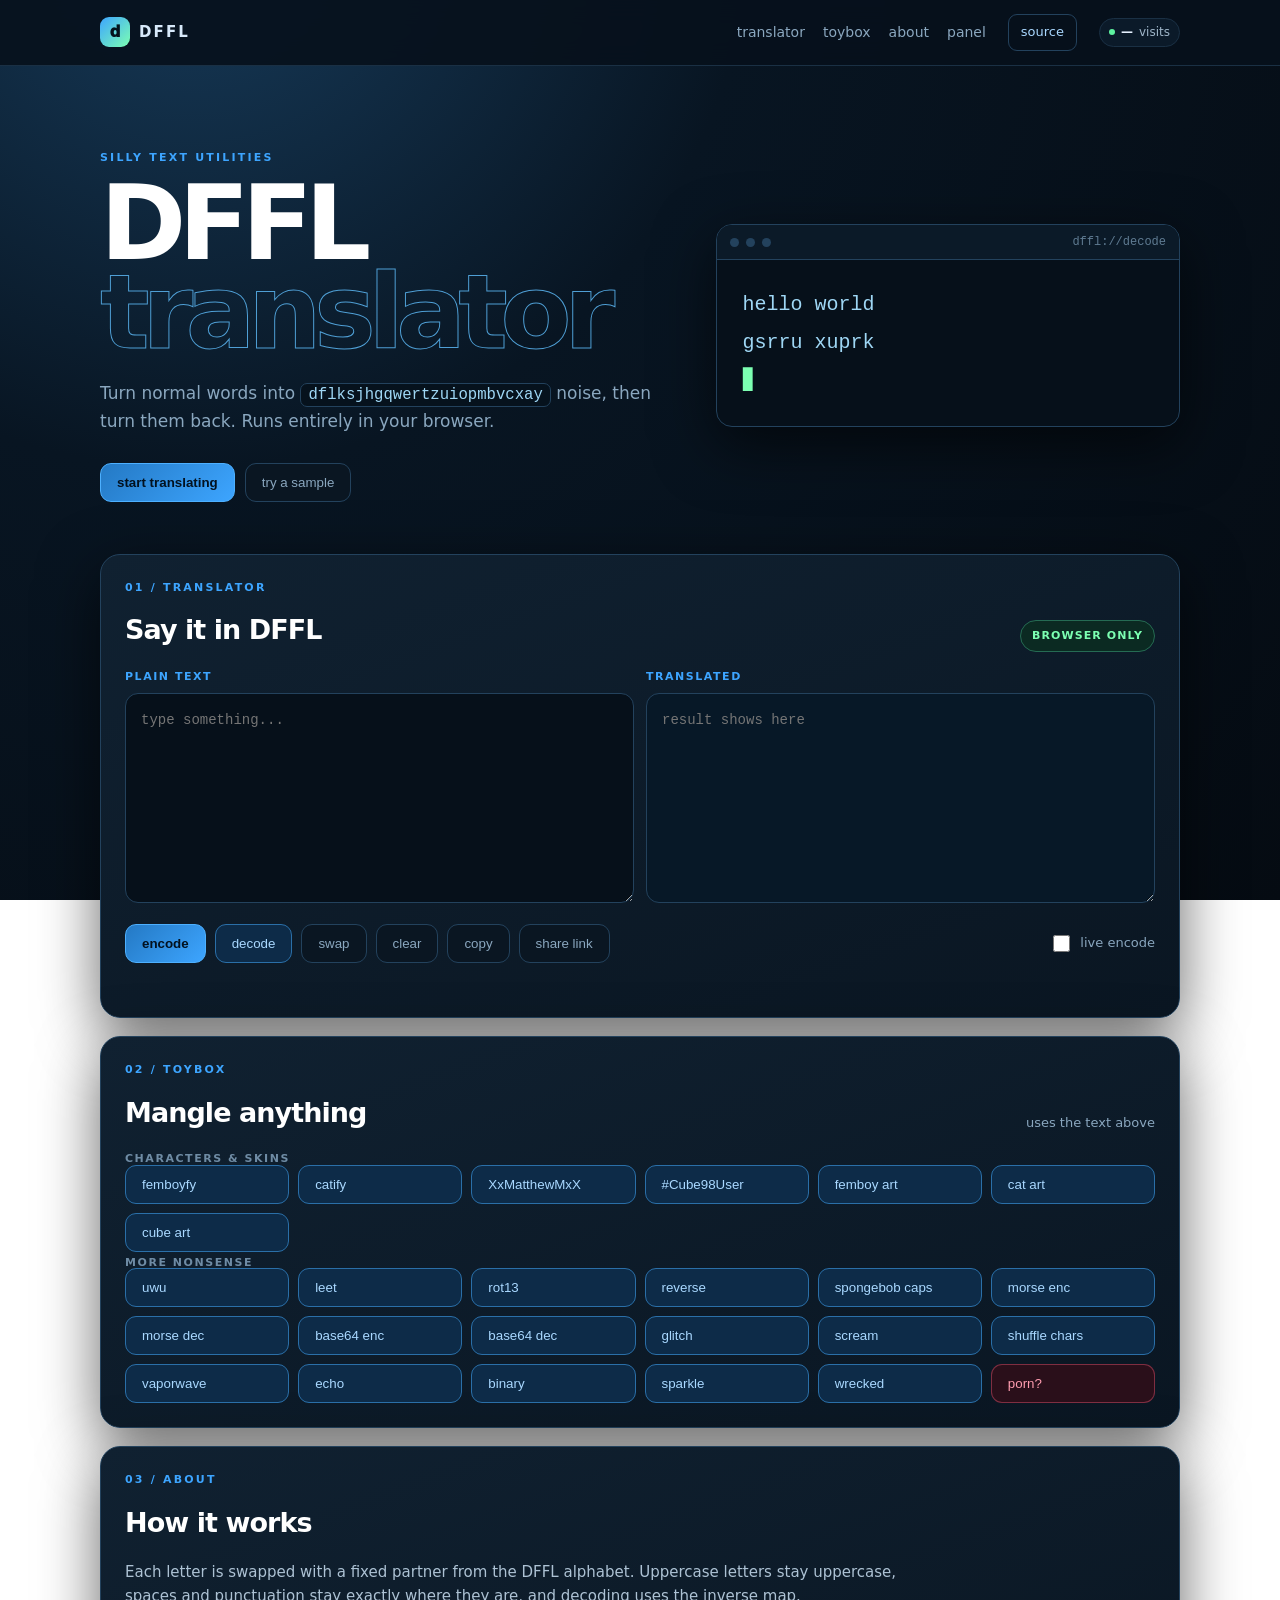
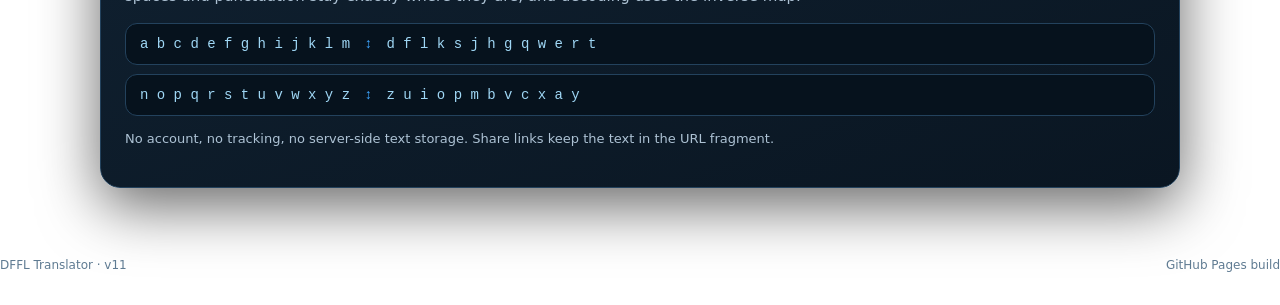
<file: index.html>
<!doctype html>
<html lang="en">
<head>
<meta charset="utf-8">
<meta name="viewport" content="width=device-width,initial-scale=1">
<meta name="theme-color" content="#07111c">
<meta name="apple-mobile-web-app-capable" content="yes">
<meta name="apple-mobile-web-app-status-bar-style" content="black-translucent">
<link rel="manifest" href="manifest.webmanifest">
<meta name="description" content="Encode and decode text in the dflksjhgqwertzuiopmbvcxay cipher. Free, browser-only, no login.">
<title>DFFL Translator</title>
<link rel="icon" href="favicon.svg?v=11" type="image/svg+xml">
<link rel="stylesheet" href="styles.css?v=11">
</head>
<body>
<header class="topbar">
<a class="brand" href="#top"><span class="mark">d</span><span>DFFL</span></a>
<nav>
<a href="#translator">translator</a>
<a href="#toybox">toybox</a>
<a href="#about">about</a>
<a href="panel/">panel</a>
</nav>
<a class="source" href="https://github.com/olda9991/dffl" rel="noreferrer">source</a>
<div class="visits" id="visits" title="visits update live">
<span class="pulse"></span><b id="visitsValue">…</b><span>visits</span>
</div>
</header>

<main id="top">
<section class="hero">
<div class="hero-copy">
<span class="kicker">silly text utilities</span>
<h1>DFFL<br><span>translator</span></h1>
<p class="lede">Turn normal words into <code>dflksjhgqwertzuiopmbvcxay</code> noise, then turn them back. Runs entirely in your browser.</p>
<div class="hero-actions">
<button class="primary" onclick="document.getElementById('source').focus()">start translating</button>
<button class="ghost" onclick="loadSample()">try a sample</button>
<button class="ghost" id="installBtn" hidden>install app</button>
</div>
</div>
<div class="hero-card" aria-hidden="true">
<div class="terminal-head"><i></i><i></i><i></i><span>dffl://decode</span></div>
<pre>hello world
gsrru xuprk
<span class="cursor">▋</span></pre>
</div>
</section>

<section class="card" id="translator">
<div class="section-head">
<div>
<span class="kicker">01 / translator</span>
<h2>Say it in DFFL</h2>
</div>
<span class="badge">browser only</span>
</div>
<div class="editor-grid">
<div class="field">
<label for="source">plain text</label>
<textarea id="source" spellcheck="false" placeholder="type something..."></textarea>
</div>
<div class="field">
<label for="output">translated</label>
<textarea id="output" readonly spellcheck="false" placeholder="result shows here"></textarea>
</div>
</div>
<div class="controls">
<button class="primary" onclick="dfflTranslate(true)">encode</button>
<button onclick="dfflTranslate(false)">decode</button>
<button class="ghost" onclick="swap()">swap</button>
<button class="ghost" onclick="clearAll()">clear</button>
<button class="ghost" onclick="copyResult()">copy</button>
<button class="ghost" onclick="share()">share link</button>
<label class="toggle"><input id="live" type="checkbox" onchange="if(this.checked)dfflTranslate(true)"> live encode</label>
</div>
<div class="status" id="status" role="status"></div>
</section>

<section class="card" id="toybox">
<div class="section-head">
<div>
<span class="kicker">02 / toybox</span>
<h2>Mangle anything</h2>
</div>
<span class="muted">uses the text above</span>
</div>
<div class="toy-label">characters & skins</div>
<div class="toy-grid">
<button onclick="toy('femboy')">femboyfy</button>
<button onclick="toy('cat')">catify</button>
<button onclick="toy('matthew')" title="Steam name: XxMatthewMxX #Cube98User">XxMatthewMxX</button>
<button onclick="toy('cube')" title="Steam name: XxMatthewMxX #Cube98User">#Cube98User</button>
<button onclick="toy('femboyart')">femboy art</button>
<button onclick="toy('catart')">cat art</button>
<button onclick="toy('cubeart')">cube art</button>
</div>
<div class="toy-label">more nonsense</div>
<div class="toy-grid">
<button onclick="toy('uwu')">uwu</button>
<button onclick="toy('leet')">leet</button>
<button onclick="toy('rot13')">rot13</button>
<button onclick="toy('reverse')">reverse</button>
<button onclick="toy('caps')">spongebob caps</button>
<button onclick="toy('morse')">morse enc</button>
<button onclick="toy('unmorse')">morse dec</button>
<button onclick="toy('base64')">base64 enc</button>
<button onclick="toy('unbase64')">base64 dec</button>
<button onclick="toy('glitch')">glitch</button>
<button onclick="toy('scream')">scream</button>
<button onclick="toy('shuffle')">shuffle chars</button>
<button onclick="toy('vapor')">vaporwave</button>
<button onclick="toy('echo')">echo</button>
<button onclick="toy('binary')">binary</button>
<button onclick="toy('sparkle')">sparkle</button>
<button onclick="toy('wrecked')">wrecked</button>
<button class="danger" onclick="trap()">porn?</button>
</div>
</section>

<section class="card about" id="about">
<div class="section-head">
<div>
<span class="kicker">03 / about</span>
<h2>How it works</h2>
</div>
</div>
<p>Each letter is swapped with a fixed partner from the DFFL alphabet. Uppercase letters stay uppercase, spaces and punctuation stay exactly where they are, and decoding uses the inverse map.</p>
<div class="alphabet"><span>a b c d e f g h i j k l m</span><b>↕</b><span>d f l k s j h g q w e r t</span></div>
<div class="alphabet"><span>n o p q r s t u v w x y z</span><b>↕</b><span>z u i o p m b v c x a y</span></div>
<p class="muted">No account, no tracking, no server-side text storage. Share links keep the text in the URL fragment.</p>
</section>
</main>

<footer>
<span>DFFL Translator · v11</span>
<a href="https://github.com/olda9991/dffl" rel="noreferrer">GitHub Pages build</a>
</footer>
<div class="trap" id="trap" hidden>
<div class="trap-card">
<span class="kicker">uh oh</span>
<h2>well well well</h2>
<p id="trapMsg"></p>
<button class="danger" id="trapOk" onclick="finishTrap()">ok</button>
</div>
</div>
<script src="app.js?v=11"></script>
</body>
</html>
</file>
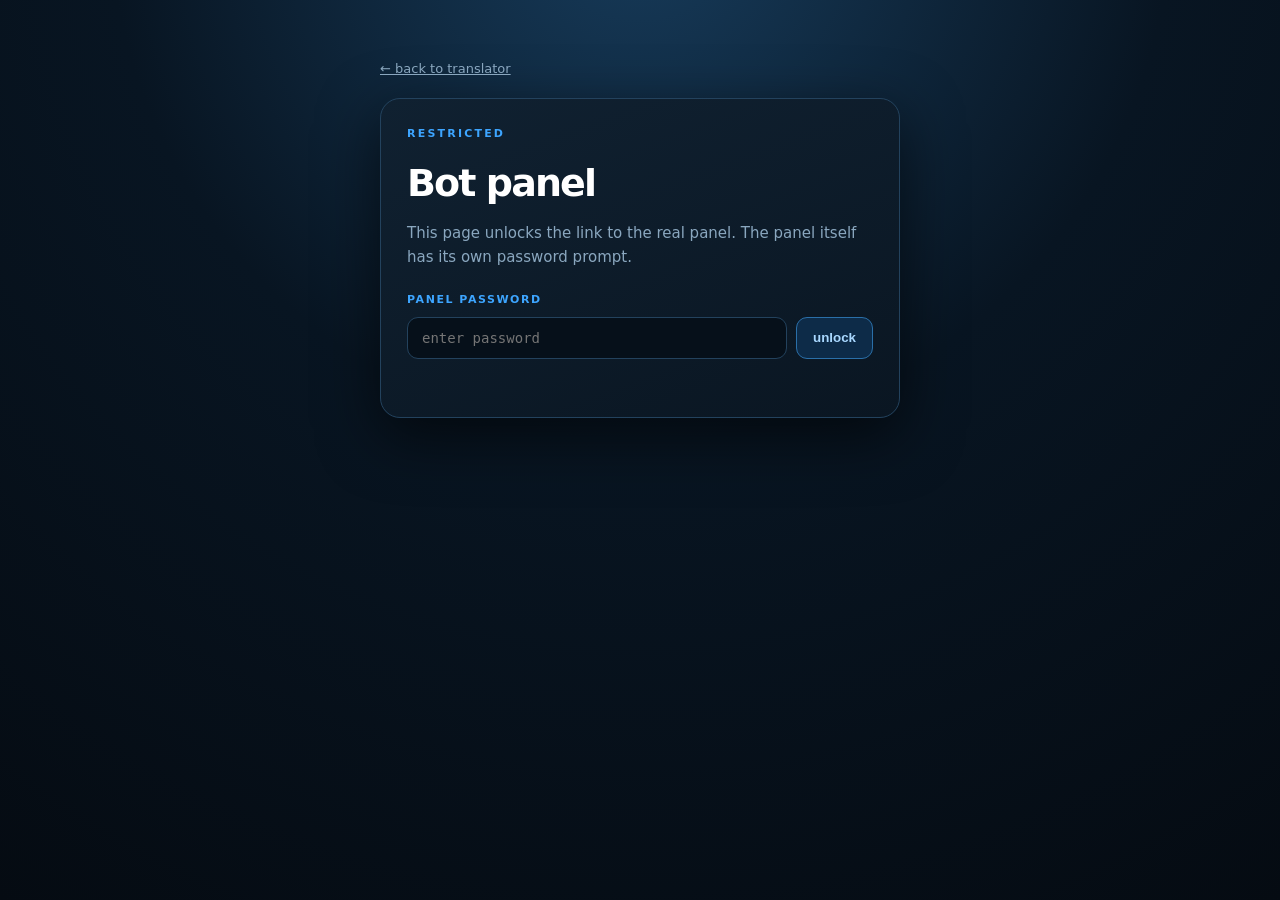
<file: panel/index.html>
<!doctype html>
<html lang="en">
<head>
<meta charset="utf-8">
<meta name="viewport" content="width=device-width,initial-scale=1">
<meta name="theme-color" content="#07111c">
<title>Bot Panel - DFFL</title>
<link rel="icon" href="../favicon.svg" type="image/svg+xml">
<link rel="stylesheet" href="panel.css">
</head>
<body>
<main class="shell">
<a class="back" href="../">← back to translator</a>
<section class="card">
<span class="kicker">restricted</span>
<h1>Bot panel</h1>
<p class="sub">This page unlocks the link to the real panel. The panel itself has its own password prompt.</p>
<div id="gate">
<label for="pass">panel password</label>
<div class="row">
<input id="pass" type="password" autocomplete="current-password" placeholder="enter password" onkeydown="if(event.key==='Enter')unlock()">
<button onclick="unlock()">unlock</button>
</div>
<div class="msg" id="msg" role="status"></div>
</div>
<div id="unlocked" hidden>
<div class="ok">unlocked</div>
<a class="open" id="openPanel" href="https://luxurious-bonded-thinly.ngrok-free.dev/panel" rel="noreferrer" target="_blank">open bot panel ↗</a>
<small>The panel will ask for its own credentials. GitHub only hosts this launcher.</small>
</div>
</section>
</main>
<script src="panel.js"></script>
</body>
</html>
</file>
<file: styles.css>
:root{--bg:#07111c;--card:#0d1b29;--line:#23425d;--text:#d7e9fa;--muted:#8aa7bf;--accent:#3da5ff;--accent2:#7cffb2;--shadow:0 18px 60px #0009}
*{box-sizing:border-box}
html{scroll-behavior:smooth}
body{margin:0;background:radial-gradient(circle at 15% -10%,#173c5c 0,#081522 38%,#050b12 100%) fixed;color:var(--text);font:15px/1.6 ui-sans-serif,system-ui,-apple-system,BlinkMacSystemFont,"Segoe UI",sans-serif}
a{color:inherit;text-decoration:none}
code{font-family:ui-monospace,SFMono-Regular,Menlo,monospace;background:#06121d;border:1px solid var(--line);padding:2px 7px;border-radius:7px;color:#9fd7f5;font-size:.92em}
.topbar{position:sticky;top:0;z-index:5;display:flex;align-items:center;gap:22px;padding:14px max(18px,calc((100vw - 1080px)/2));background:#07111ce8;backdrop-filter:blur(12px);border-bottom:1px solid #1a3044}
.brand{display:flex;align-items:center;gap:9px;font-weight:900;letter-spacing:.14em}
.mark{display:grid;place-items:center;width:30px;height:30px;border-radius:9px;background:linear-gradient(135deg,var(--accent),#7cffb2);color:#04121d;font-weight:950;letter-spacing:0}
nav{display:flex;gap:18px;margin-left:auto;color:var(--muted);font-size:14px}
nav a:hover{color:var(--accent)}
.source{border:1px solid var(--line);border-radius:9px;padding:7px 12px;font-size:13px;color:#a9d8ff}
.source:hover{border-color:var(--accent)}
.visits{display:inline-flex;align-items:center;gap:6px;padding:4px 9px;border:1px solid #1a3044;border-radius:999px;background:#0b1a29;color:#9fb6c9;font-size:12px;white-space:nowrap}
.visits b{color:#e6f1ff;font-variant-numeric:tabular-nums}
.pulse{width:6px;height:6px;border-radius:50%;background:#5ef2a0;box-shadow:0 0 0 0 #5ef2a099;animation:pulse 2s infinite}
@keyframes pulse{70%{box-shadow:0 0 0 6px #5ef2a000}100%{box-shadow:0 0 0 0 #5ef2a000}}
main{width:min(1080px,calc(100% - 32px));margin:0 auto;padding:60px 0 34px}
.hero{display:grid;grid-template-columns:1.1fr .9fr;gap:48px;align-items:center;min-height:400px;margin-bottom:28px}
.kicker{display:block;color:var(--accent);font-size:11px;font-weight:900;letter-spacing:.2em;text-transform:uppercase;margin-bottom:12px}
h1{font-size:clamp(54px,9vw,104px);line-height:.86;letter-spacing:-.075em;margin:0 0 22px;color:#fff}
h1 span{color:transparent;-webkit-text-stroke:1px #4f9fd5}
.lede{color:var(--muted);max-width:590px;font-size:17px;margin:0 0 28px}
.hero-actions{display:flex;gap:10px;flex-wrap:wrap}
button{border:1px solid #2a6fa8;background:#0d2b48;color:#a9d8ff;border-radius:11px;padding:11px 16px;font:700 14px/1 inherit;cursor:pointer;transition:.15s}
button:hover{background:#12456f;color:#fff;border-color:var(--accent);transform:translateY(-1px)}
button.primary{background:linear-gradient(135deg,#2479c4,#3da5ff);border-color:#4db0ff;color:#02111f;font-weight:900}
button.primary:hover{color:#02111f;filter:brightness(1.08)}
button.ghost{background:#0a1622;border-color:var(--line);color:var(--muted)}
button.ghost:hover{color:var(--text)}
button.danger{border-color:#ff5c7a66;background:#2a0f1a;color:#ff9db0}
button.danger:hover{background:#431528;border-color:#ff5c7a;color:#fff}
.hero-card{border:1px solid var(--line);border-radius:16px;overflow:hidden;background:#06101a;box-shadow:var(--shadow)}
.terminal-head{display:flex;align-items:center;gap:7px;padding:10px 13px;border-bottom:1px solid var(--line);background:#0b1a28;color:#5f7b92;font:12px ui-monospace,monospace}
.terminal-head i{width:9px;height:9px;border-radius:50%;background:#23425d}
.terminal-head span{margin-left:auto}
.hero-card pre{margin:0;padding:26px;font:20px/1.9 ui-monospace,SFMono-Regular,Menlo,monospace;color:#9fd7f5}
.hero-card pre span:first-child{color:var(--accent2)}
.cursor{color:var(--accent);animation:blink 1s steps(2) infinite}
@keyframes blink{50%{opacity:0}}
.card{background:linear-gradient(160deg,#102131,#0a1622);border:1px solid var(--line);border-radius:20px;padding:24px;margin:18px 0;box-shadow:var(--shadow);scroll-margin-top:80px}
.section-head{display:flex;align-items:flex-end;justify-content:space-between;gap:16px;margin-bottom:16px}
h2{font-size:27px;margin:0;letter-spacing:-.035em;color:#fff}
.muted{color:var(--muted);font-size:13px}
.badge{border:1px solid #256b53;background:#0b2a22;color:var(--accent2);border-radius:99px;padding:6px 11px;font-size:11px;font-weight:800;text-transform:uppercase;letter-spacing:.1em}
.editor-grid{display:grid;grid-template-columns:1fr 1fr;gap:12px}
.field label{display:block;color:var(--accent);font-size:11px;font-weight:900;letter-spacing:.14em;text-transform:uppercase;margin-bottom:8px}
textarea{width:100%;min-height:210px;resize:vertical;background:#06101a;color:var(--text);border:1px solid var(--line);border-radius:13px;padding:15px;font:14px/1.65 ui-monospace,SFMono-Regular,Menlo,monospace;outline:none}
textarea:focus{border-color:var(--accent);box-shadow:0 0 0 3px #3da5ff2b}
textarea[readonly]{background:#071827;color:#9fd7f5}
.controls{display:flex;gap:9px;flex-wrap:wrap;align-items:center;margin-top:14px}
.toggle{display:flex;align-items:center;gap:7px;color:var(--muted);font-size:13px;margin-left:auto}
input[type=checkbox]{accent-color:var(--accent);width:17px;height:17px}
.status{min-height:20px;color:var(--accent2);font-size:13px;margin-top:10px}
.toy-label{margin:2px 0 -3px;color:#6f8ca5;font-size:11px;font-weight:700;letter-spacing:.14em;text-transform:uppercase}
.toy-grid{display:grid;grid-template-columns:repeat(auto-fit,minmax(150px,1fr));gap:9px}
.toy-grid button{text-align:left}
.about p{max-width:820px;color:#adc2d4}
.alphabet{display:flex;gap:14px;align-items:center;flex-wrap:wrap;background:#06121d;border:1px solid var(--line);border-radius:12px;padding:12px 14px;margin:9px 0;font:14px ui-monospace,monospace;color:#9fd7f5}
.alphabet b{color:var(--accent)}
.alphabet span:first-child{min-width:210px}
footer{display:flex;justify-content:space-between;gap:16px;color:#5f7b92;font-size:12px;padding:16px 0 30px}
footer a:hover{color:var(--accent)}
.trap{position:fixed;inset:0;z-index:20;display:grid;place-items:center;padding:20px;background:#02060be8;backdrop-filter:blur(7px)}
.trap[hidden]{display:none}
.trap-card{width:min(480px,100%);padding:26px;border:1px solid #ff5c7a55;border-radius:18px;background:linear-gradient(160deg,#1a0d16,#0a1018);box-shadow:0 25px 80px #000b}
.trap-card h2{color:#ff9db0}
.trap-card p{max-width:420px}
.trap-card button{margin-top:14px}
@media(max-width:760px){main{padding-top:32px}.hero{grid-template-columns:1fr;gap:28px;min-height:0}.hero-card{display:none}.editor-grid{grid-template-columns:1fr}.toggle{margin-left:0}.topbar{gap:12px}nav{display:none}.source{margin-left:auto}.card{padding:18px}}
</file>
<file: panel/panel.css>
:root{--line:#23425d;--text:#d7e9fa;--muted:#8aa7bf;--accent:#3da5ff;--ok:#7cffb2;--bad:#ff8f8f}
*{box-sizing:border-box}
body{margin:0;min-height:100vh;background:radial-gradient(circle at 50% -10%,#173c5c 0,#081522 45%,#050b12 100%) fixed;color:var(--text);font:15px/1.6 ui-sans-serif,system-ui,-apple-system,BlinkMacSystemFont,"Segoe UI",sans-serif}
.shell{width:min(520px,calc(100% - 28px));margin:0 auto;padding:56px 0}
.back{color:var(--muted);font-size:13px}
.back:hover{color:var(--accent)}
.card{background:linear-gradient(160deg,#102131,#0a1622);border:1px solid var(--line);border-radius:20px;padding:26px;margin-top:18px;box-shadow:0 18px 60px #0009}
.kicker{display:block;color:var(--accent);font-size:11px;font-weight:900;letter-spacing:.2em;text-transform:uppercase;margin-bottom:10px}
h1{font-size:38px;letter-spacing:-.05em;margin:0 0 8px;color:#fff}
.sub{color:var(--muted);margin:0 0 22px}
label{display:block;color:var(--accent);font-size:11px;font-weight:900;letter-spacing:.14em;text-transform:uppercase;margin-bottom:8px}
.row{display:flex;gap:9px;flex-wrap:wrap}
input{flex:1;min-width:180px;background:#06101a;color:var(--text);border:1px solid var(--line);border-radius:11px;padding:12px 14px;outline:none;font:14px ui-monospace,monospace}
input:focus{border-color:var(--accent);box-shadow:0 0 0 3px #3da5ff2b}
button{border:1px solid #2a6fa8;background:#0d2b48;color:#a9d8ff;border-radius:11px;padding:11px 16px;font-weight:800;cursor:pointer}
button:hover{background:#12456f;color:#fff;border-color:var(--accent)}
.msg{min-height:22px;margin-top:10px;color:var(--bad);font-size:13px}
.ok{color:var(--ok);font-weight:800;margin-bottom:12px}
.open{display:block;text-align:center;background:linear-gradient(135deg,#2479c4,#3da5ff);color:#02111f;border-radius:12px;padding:14px;font-weight:900}
.open:hover{filter:brightness(1.08)}
small{display:block;color:var(--muted);margin-top:12px;font-size:12px}
[hidden]{display:none!important}
</file>
